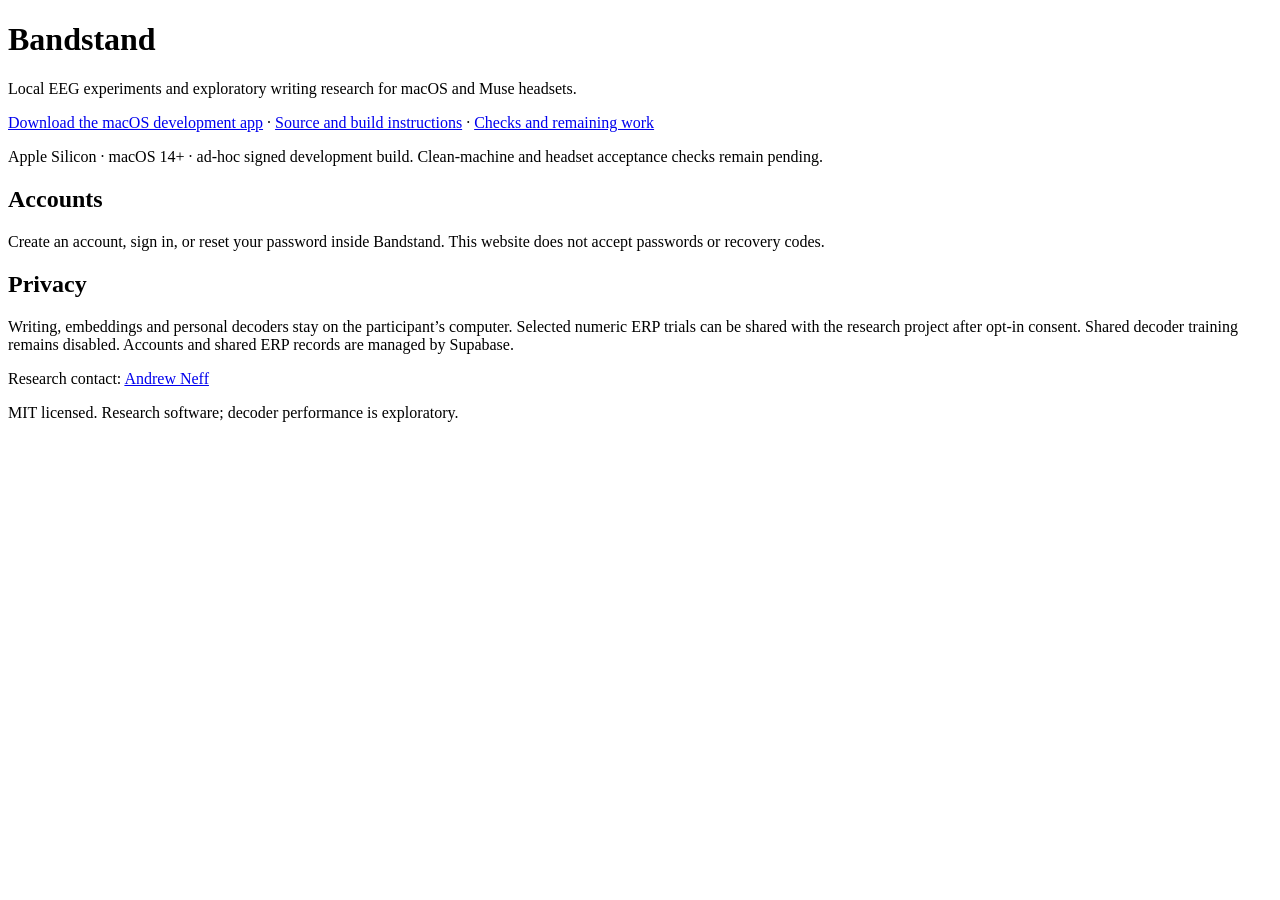
<file: docs/index.html>
<!doctype html><html lang="en"><head><meta charset="utf-8"><meta name="viewport" content="width=device-width,initial-scale=1"><meta name="referrer" content="no-referrer"><title>Bandstand</title></head><body><main><h1>Bandstand</h1><p>Local EEG experiments and exploratory writing research for macOS and Muse headsets.</p><p><a href="https://github.com/aneff8626/Bandstand/releases">Download the macOS development app</a> · <a href="https://github.com/aneff8626/Bandstand">Source and build instructions</a> · <a href="release-readiness.html">Checks and remaining work</a></p><p>Apple Silicon · macOS 14+ · ad-hoc signed development build. Clean-machine and headset acceptance checks remain pending.</p><h2>Accounts</h2><p>Create an account, sign in, or reset your password inside Bandstand. This website does not accept passwords or recovery codes.</p><h2>Privacy</h2><p>Writing, embeddings and personal decoders stay on the participant’s computer. Selected numeric ERP trials can be shared with the research project after opt-in consent. Shared decoder training remains disabled. Accounts and shared ERP records are managed by Supabase.</p><p>Research contact: <a href="mailto:aneff8626@gmail.com">Andrew Neff</a></p><p>MIT licensed. Research software; decoder performance is exploratory.</p></main></body></html>
</file>
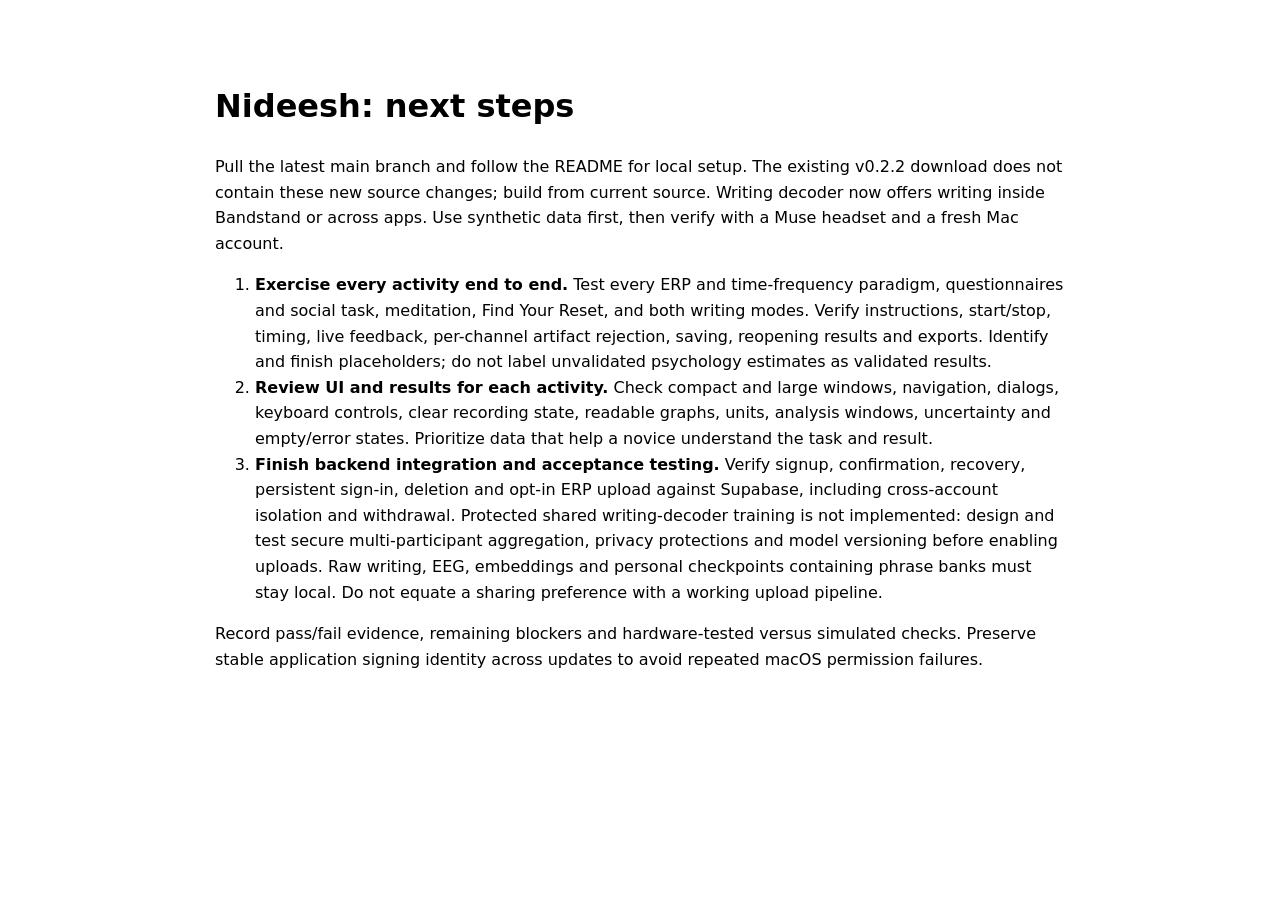
<file: docs/contributor-handoff.html>
<!doctype html><meta charset="utf-8"><title>Bandstand contributor handoff</title><style>body{font:16px system-ui;max-width:850px;margin:40px auto;padding:20px;line-height:1.6}</style><h1>Nideesh: next steps</h1><p>Pull the latest main branch and follow the README for local setup. The existing v0.2.2 download does not contain these new source changes; build from current source. Writing decoder now offers writing inside Bandstand or across apps. Use synthetic data first, then verify with a Muse headset and a fresh Mac account.</p><ol><li><strong>Exercise every activity end to end.</strong> Test every ERP and time-frequency paradigm, questionnaires and social task, meditation, Find Your Reset, and both writing modes. Verify instructions, start/stop, timing, live feedback, per-channel artifact rejection, saving, reopening results and exports. Identify and finish placeholders; do not label unvalidated psychology estimates as validated results.</li><li><strong>Review UI and results for each activity.</strong> Check compact and large windows, navigation, dialogs, keyboard controls, clear recording state, readable graphs, units, analysis windows, uncertainty and empty/error states. Prioritize data that help a novice understand the task and result.</li><li><strong>Finish backend integration and acceptance testing.</strong> Verify signup, confirmation, recovery, persistent sign-in, deletion and opt-in ERP upload against Supabase, including cross-account isolation and withdrawal. Protected shared writing-decoder training is not implemented: design and test secure multi-participant aggregation, privacy protections and model versioning before enabling uploads. Raw writing, EEG, embeddings and personal checkpoints containing phrase banks must stay local. Do not equate a sharing preference with a working upload pipeline.</li></ol><p>Record pass/fail evidence, remaining blockers and hardware-tested versus simulated checks. Preserve stable application signing identity across updates to avoid repeated macOS permission failures.</p>
</file>
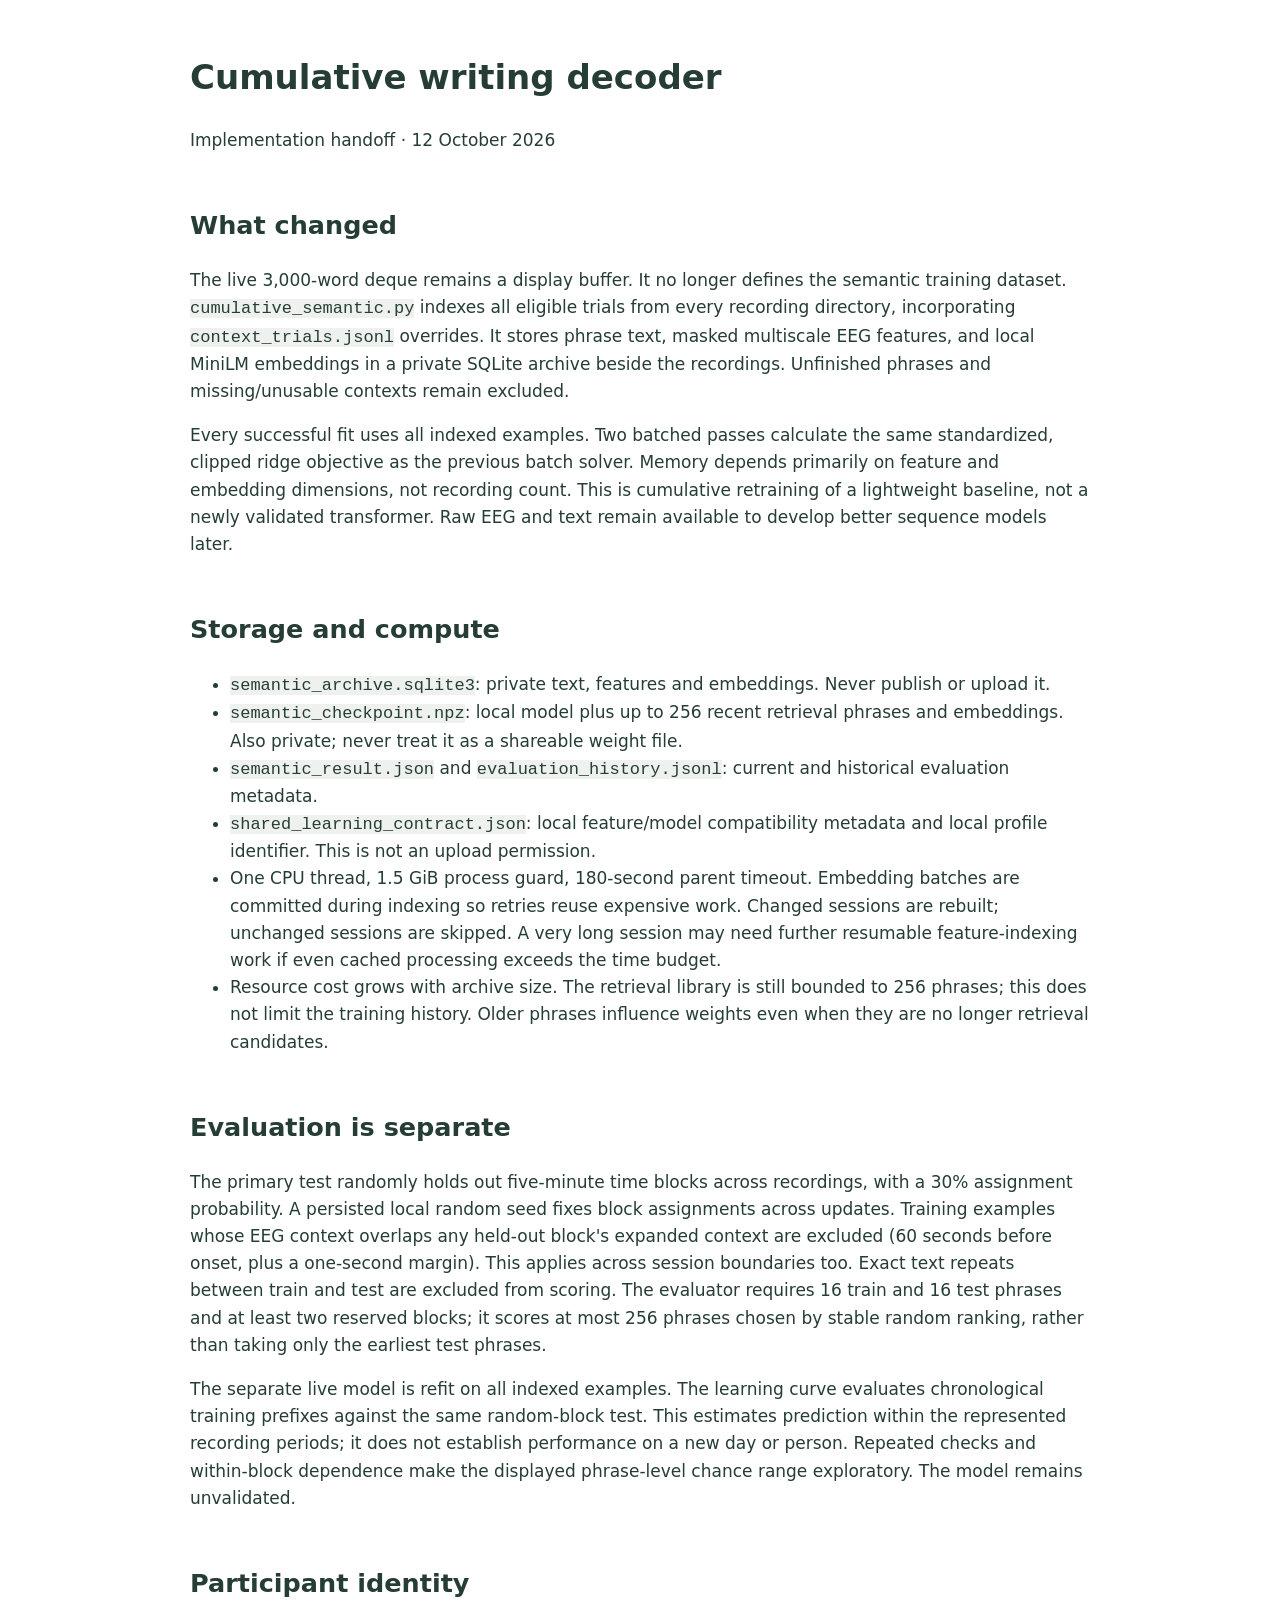
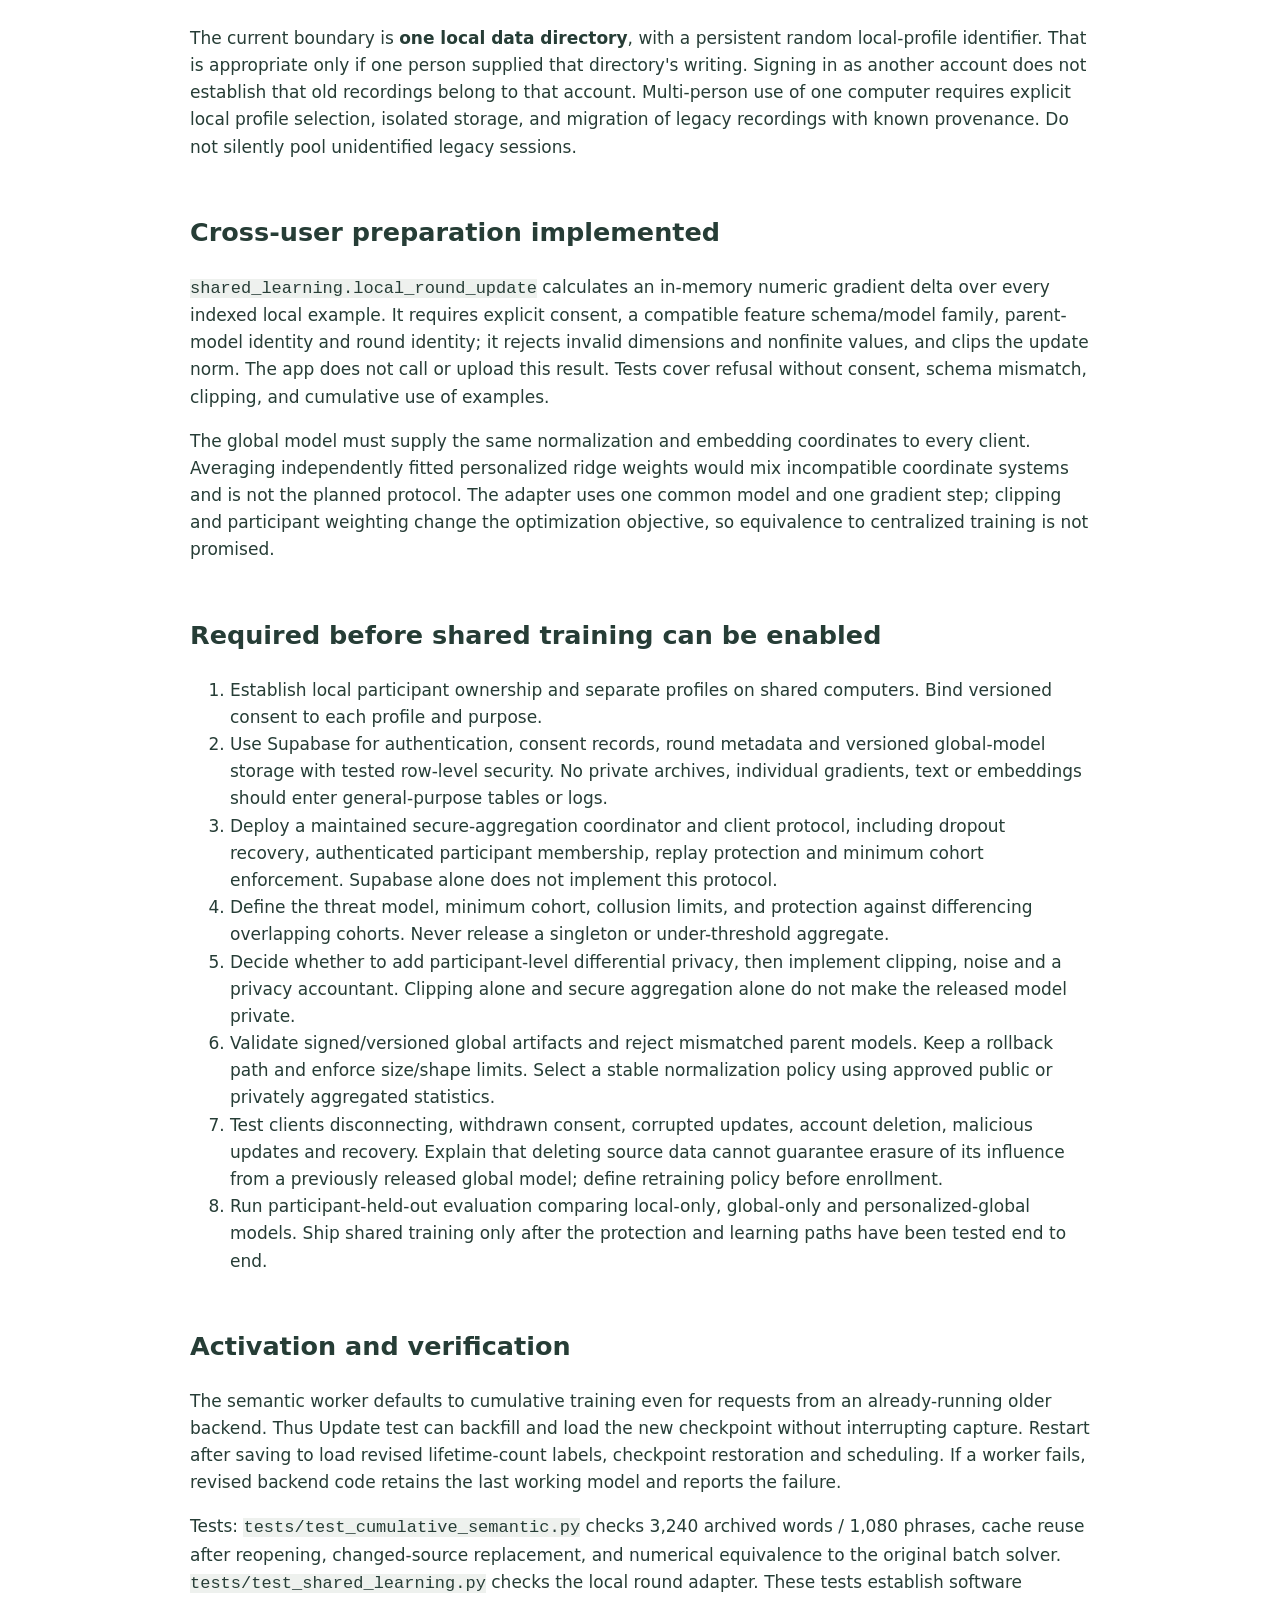
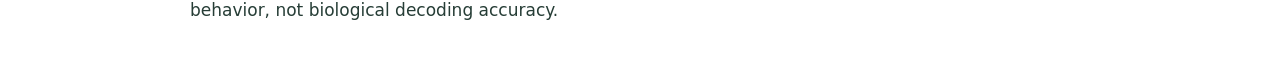
<file: docs/cumulative-learning.html>
<!doctype html><html lang="en"><meta charset="utf-8"><title>Bandstand cumulative learning — implementation and next stages</title><style>body{font:17px/1.6 system-ui;max-width:900px;margin:50px auto;padding:0 24px;color:#263d36}code{background:#eef1ee}h2{margin-top:2em}td,th{padding:10px;border-bottom:1px solid #ddd;text-align:left}</style>
<h1>Cumulative writing decoder</h1><p>Implementation handoff · 12 October 2026</p>
<h2>What changed</h2><p>The live 3,000-word deque remains a display buffer. It no longer defines the semantic training dataset. <code>cumulative_semantic.py</code> indexes all eligible trials from every recording directory, incorporating <code>context_trials.jsonl</code> overrides. It stores phrase text, masked multiscale EEG features, and local MiniLM embeddings in a private SQLite archive beside the recordings. Unfinished phrases and missing/unusable contexts remain excluded.</p>
<p>Every successful fit uses all indexed examples. Two batched passes calculate the same standardized, clipped ridge objective as the previous batch solver. Memory depends primarily on feature and embedding dimensions, not recording count. This is cumulative retraining of a lightweight baseline, not a newly validated transformer. Raw EEG and text remain available to develop better sequence models later.</p>
<h2>Storage and compute</h2><ul><li><code>semantic_archive.sqlite3</code>: private text, features and embeddings. Never publish or upload it.</li><li><code>semantic_checkpoint.npz</code>: local model plus up to 256 recent retrieval phrases and embeddings. Also private; never treat it as a shareable weight file.</li><li><code>semantic_result.json</code> and <code>evaluation_history.jsonl</code>: current and historical evaluation metadata.</li><li><code>shared_learning_contract.json</code>: local feature/model compatibility metadata and local profile identifier. This is not an upload permission.</li><li>One CPU thread, 1.5 GiB process guard, 180-second parent timeout. Embedding batches are committed during indexing so retries reuse expensive work. Changed sessions are rebuilt; unchanged sessions are skipped. A very long session may need further resumable feature-indexing work if even cached processing exceeds the time budget.</li><li>Resource cost grows with archive size. The retrieval library is still bounded to 256 phrases; this does not limit the training history. Older phrases influence weights even when they are no longer retrieval candidates.</li></ul>
<h2>Evaluation is separate</h2><p>The primary test randomly holds out five-minute time blocks across recordings, with a 30% assignment probability. A persisted local random seed fixes block assignments across updates. Training examples whose EEG context overlaps any held-out block's expanded context are excluded (60 seconds before onset, plus a one-second margin). This applies across session boundaries too. Exact text repeats between train and test are excluded from scoring. The evaluator requires 16 train and 16 test phrases and at least two reserved blocks; it scores at most 256 phrases chosen by stable random ranking, rather than taking only the earliest test phrases.</p><p>The separate live model is refit on all indexed examples. The learning curve evaluates chronological training prefixes against the same random-block test. This estimates prediction within the represented recording periods; it does not establish performance on a new day or person. Repeated checks and within-block dependence make the displayed phrase-level chance range exploratory. The model remains unvalidated.</p>
<h2>Participant identity</h2><p>The current boundary is <strong>one local data directory</strong>, with a persistent random local-profile identifier. That is appropriate only if one person supplied that directory's writing. Signing in as another account does not establish that old recordings belong to that account. Multi-person use of one computer requires explicit local profile selection, isolated storage, and migration of legacy recordings with known provenance. Do not silently pool unidentified legacy sessions.</p>
<h2>Cross-user preparation implemented</h2><p><code>shared_learning.local_round_update</code> calculates an in-memory numeric gradient delta over every indexed local example. It requires explicit consent, a compatible feature schema/model family, parent-model identity and round identity; it rejects invalid dimensions and nonfinite values, and clips the update norm. The app does not call or upload this result. Tests cover refusal without consent, schema mismatch, clipping, and cumulative use of examples.</p><p>The global model must supply the same normalization and embedding coordinates to every client. Averaging independently fitted personalized ridge weights would mix incompatible coordinate systems and is not the planned protocol. The adapter uses one common model and one gradient step; clipping and participant weighting change the optimization objective, so equivalence to centralized training is not promised.</p>
<h2>Required before shared training can be enabled</h2><ol><li>Establish local participant ownership and separate profiles on shared computers. Bind versioned consent to each profile and purpose.</li><li>Use Supabase for authentication, consent records, round metadata and versioned global-model storage with tested row-level security. No private archives, individual gradients, text or embeddings should enter general-purpose tables or logs.</li><li>Deploy a maintained secure-aggregation coordinator and client protocol, including dropout recovery, authenticated participant membership, replay protection and minimum cohort enforcement. Supabase alone does not implement this protocol.</li><li>Define the threat model, minimum cohort, collusion limits, and protection against differencing overlapping cohorts. Never release a singleton or under-threshold aggregate.</li><li>Decide whether to add participant-level differential privacy, then implement clipping, noise and a privacy accountant. Clipping alone and secure aggregation alone do not make the released model private.</li><li>Validate signed/versioned global artifacts and reject mismatched parent models. Keep a rollback path and enforce size/shape limits. Select a stable normalization policy using approved public or privately aggregated statistics.</li><li>Test clients disconnecting, withdrawn consent, corrupted updates, account deletion, malicious updates and recovery. Explain that deleting source data cannot guarantee erasure of its influence from a previously released global model; define retraining policy before enrollment.</li><li>Run participant-held-out evaluation comparing local-only, global-only and personalized-global models. Ship shared training only after the protection and learning paths have been tested end to end.</li></ol>
<h2>Activation and verification</h2><p>The semantic worker defaults to cumulative training even for requests from an already-running older backend. Thus Update test can backfill and load the new checkpoint without interrupting capture. Restart after saving to load revised lifetime-count labels, checkpoint restoration and scheduling. If a worker fails, revised backend code retains the last working model and reports the failure.</p><p>Tests: <code>tests/test_cumulative_semantic.py</code> checks 3,240 archived words / 1,080 phrases, cache reuse after reopening, changed-source replacement, and numerical equivalence to the original batch solver. <code>tests/test_shared_learning.py</code> checks the local round adapter. These tests establish software behavior, not biological decoding accuracy.</p>
</html>
</file>
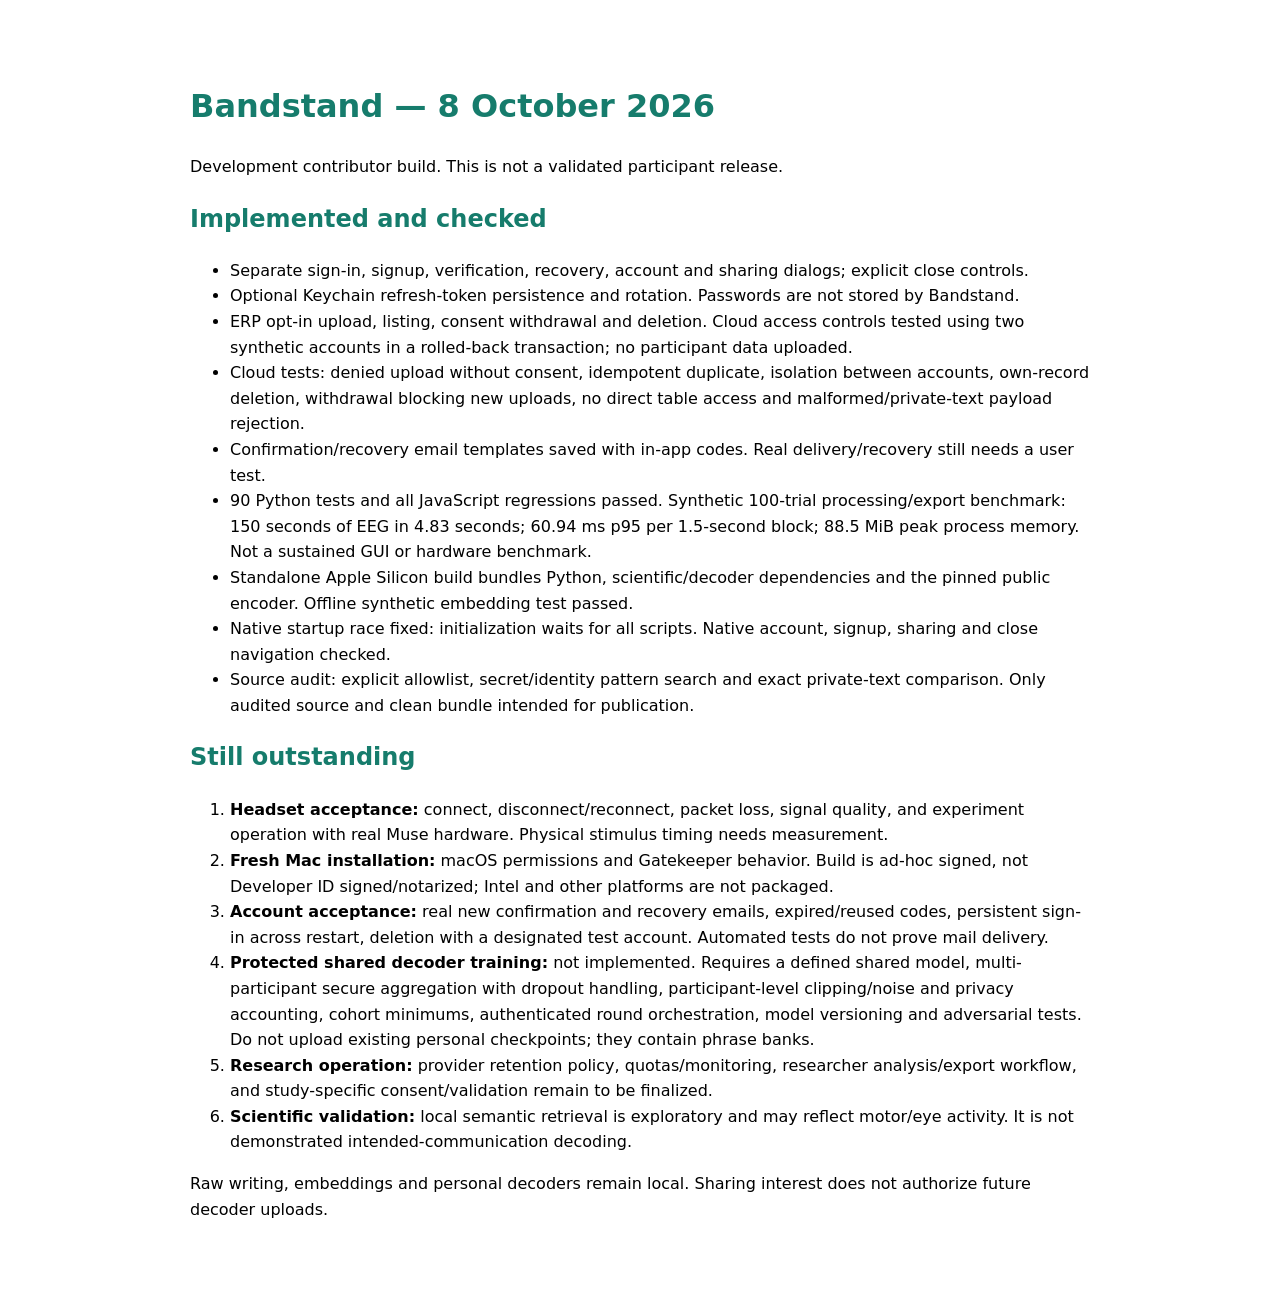
<file: docs/release-readiness.html>
<!doctype html><meta charset="utf-8"><title>Bandstand development release checks</title><style>body{font:16px system-ui;max-width:900px;margin:40px auto;padding:20px;line-height:1.6}h1,h2{color:#167c6c}td,th{padding:10px;border-bottom:1px solid #ddd;text-align:left}</style><h1>Bandstand — 8 October 2026</h1><p>Development contributor build. This is not a validated participant release.</p><h2>Implemented and checked</h2><ul><li>Separate sign-in, signup, verification, recovery, account and sharing dialogs; explicit close controls.</li><li>Optional Keychain refresh-token persistence and rotation. Passwords are not stored by Bandstand.</li><li>ERP opt-in upload, listing, consent withdrawal and deletion. Cloud access controls tested using two synthetic accounts in a rolled-back transaction; no participant data uploaded.</li><li>Cloud tests: denied upload without consent, idempotent duplicate, isolation between accounts, own-record deletion, withdrawal blocking new uploads, no direct table access and malformed/private-text payload rejection.</li><li>Confirmation/recovery email templates saved with in-app codes. Real delivery/recovery still needs a user test.</li><li>90 Python tests and all JavaScript regressions passed. Synthetic 100-trial processing/export benchmark: 150 seconds of EEG in 4.83 seconds; 60.94 ms p95 per 1.5-second block; 88.5 MiB peak process memory. Not a sustained GUI or hardware benchmark.</li><li>Standalone Apple Silicon build bundles Python, scientific/decoder dependencies and the pinned public encoder. Offline synthetic embedding test passed.</li><li>Native startup race fixed: initialization waits for all scripts. Native account, signup, sharing and close navigation checked.</li><li>Source audit: explicit allowlist, secret/identity pattern search and exact private-text comparison. Only audited source and clean bundle intended for publication.</li></ul><h2>Still outstanding</h2><ol><li><strong>Headset acceptance:</strong> connect, disconnect/reconnect, packet loss, signal quality, and experiment operation with real Muse hardware. Physical stimulus timing needs measurement.</li><li><strong>Fresh Mac installation:</strong> macOS permissions and Gatekeeper behavior. Build is ad-hoc signed, not Developer ID signed/notarized; Intel and other platforms are not packaged.</li><li><strong>Account acceptance:</strong> real new confirmation and recovery emails, expired/reused codes, persistent sign-in across restart, deletion with a designated test account. Automated tests do not prove mail delivery.</li><li><strong>Protected shared decoder training:</strong> not implemented. Requires a defined shared model, multi-participant secure aggregation with dropout handling, participant-level clipping/noise and privacy accounting, cohort minimums, authenticated round orchestration, model versioning and adversarial tests. Do not upload existing personal checkpoints; they contain phrase banks.</li><li><strong>Research operation:</strong> provider retention policy, quotas/monitoring, researcher analysis/export workflow, and study-specific consent/validation remain to be finalized.</li><li><strong>Scientific validation:</strong> local semantic retrieval is exploratory and may reflect motor/eye activity. It is not demonstrated intended-communication decoding.</li></ol><p>Raw writing, embeddings and personal decoders remain local. Sharing interest does not authorize future decoder uploads.</p>
</file>
